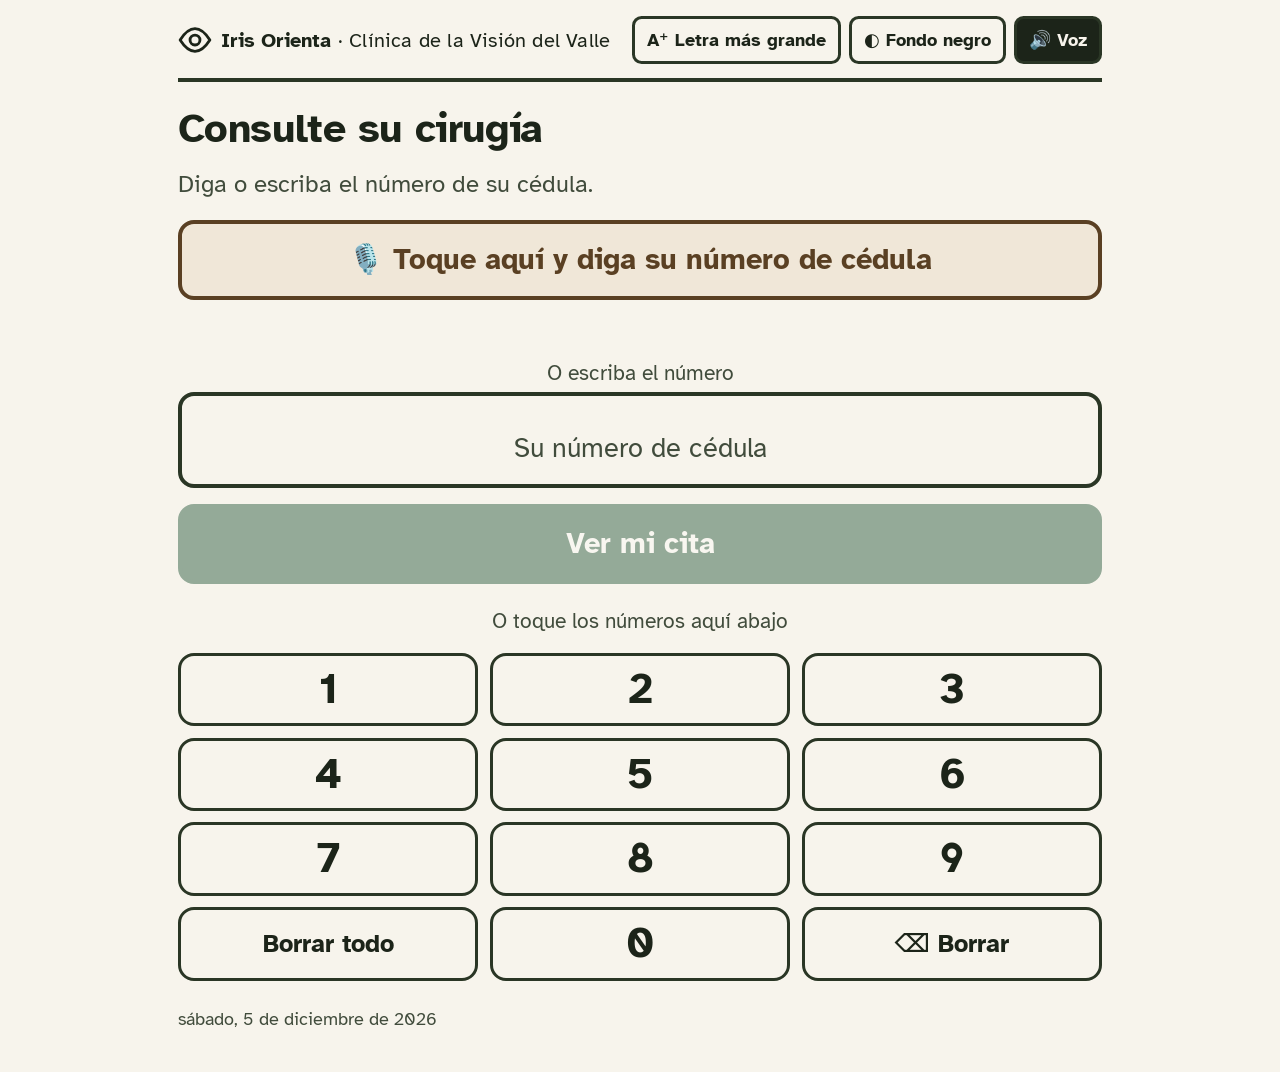
<file: public/index.html>
<!DOCTYPE html>
<html lang="es-CO">
<head>
<meta charset="utf-8">
<meta name="viewport" content="width=device-width, initial-scale=1, viewport-fit=cover">
<title>Iris Orienta — Clínica de la Visión del Valle</title>
<link rel="preconnect" href="https://fonts.googleapis.com">
<link rel="preconnect" href="https://fonts.gstatic.com" crossorigin>
<link href="https://fonts.googleapis.com/css2?family=Atkinson+Hyperlegible:wght@400;700&display=swap" rel="stylesheet">
<link rel="stylesheet" href="css/estilo.css">
</head>
<body>
<div class="envoltura">

  <header class="barra">
    <div class="marca">
      <svg width="34" height="34" viewBox="0 0 48 48" aria-hidden="true" fill="none" stroke="currentColor" stroke-width="4" stroke-linecap="round" stroke-linejoin="round">
        <path d="M3 24c7-11 14-16 21-16s14 5 21 16c-7 11-14 16-21 16S10 35 3 24Z"/>
        <circle cx="24" cy="24" r="7"/>
      </svg>
      <span>Iris Orienta <span style="font-weight:400">· Clínica de la Visión del Valle</span></span>
    </div>
    <div class="ajustes">
      <button class="ajuste" id="btnTexto" type="button"><span aria-hidden="true">A⁺</span> Letra más grande</button>
      <button class="ajuste" id="btnContraste" type="button" aria-pressed="false"><span aria-hidden="true">◐</span> Fondo negro</button>
      <button class="ajuste" id="btnVoz" type="button" aria-pressed="true"><span aria-hidden="true">🔊</span> Voz</button>
    </div>
  </header>

  <!-- ============ PANTALLA 1: CÉDULA ============ -->
  <main class="pantalla activa" id="pantallaInicio">
    <h1>Consulte su cirugía</h1>
    <p class="subtitulo">Diga o escriba el número de su cédula.</p>

    <button class="boton-voz" id="btnHablar" type="button">
      <span class="punto" aria-hidden="true"></span>
      <span id="textoHablar">🎙️ Toque aquí y diga su número de cédula</span>
    </button>
    <p class="aviso-voz" id="avisoVoz"></p>

    <p class="separador-voz">O escriba el número</p>
    <input class="visor" id="visor" type="tel" inputmode="numeric" pattern="[0-9]*" autocomplete="off" enterkeyhint="done" maxlength="12" placeholder="Su número de cédula" aria-label="Escriba aquí su número de cédula, con el teclado del teléfono o con los botones de abajo">

    <button class="boton-principal" id="btnConsultar" type="button" disabled>Ver mi cita</button>

    <p class="separador-teclado">O toque los números aquí abajo</p>
    <div class="teclado" id="teclado" role="group" aria-label="Teclado numérico">
      <button class="tecla" type="button" data-d="1">1</button>
      <button class="tecla" type="button" data-d="2">2</button>
      <button class="tecla" type="button" data-d="3">3</button>
      <button class="tecla" type="button" data-d="4">4</button>
      <button class="tecla" type="button" data-d="5">5</button>
      <button class="tecla" type="button" data-d="6">6</button>
      <button class="tecla" type="button" data-d="7">7</button>
      <button class="tecla" type="button" data-d="8">8</button>
      <button class="tecla" type="button" data-d="9">9</button>
      <button class="tecla borrar" type="button" id="btnBorrarTodo">Borrar todo</button>
      <button class="tecla" type="button" data-d="0">0</button>
      <button class="tecla borrar" type="button" id="btnBorrar" aria-label="Borrar el último número">⌫ Borrar</button>
    </div>
  </main>

  <!-- ============ PANTALLA: CARGANDO ============ -->
  <main class="pantalla" id="pantallaCargando">
    <p class="cargando">Buscando su cirugía…</p>
  </main>

  <!-- ============ PANTALLA 2: RESULTADO ============ -->
  <main class="pantalla" id="pantallaCita" aria-live="assertive">
    <p class="saludo" id="saludo"></p>
    <div class="hora-bloque">
      <p class="hora-etiqueta">Su cirugía es el</p>
      <p class="hora-llegada" id="fechaCx"></p>
      <p class="hora-etiqueta">a las</p>
      <p class="hora" id="hora"></p>
    </div>
    <div id="datos"></div>
    <div class="acciones">
      <button class="boton-secundario" id="btnRepetir" type="button">🔊 Escuchar otra vez</button>
      <button class="boton-secundario" id="btnTerminar" type="button">Listo, gracias</button>
    </div>
    <p class="aviso-cierre" id="avisoCierre"></p>
  </main>

  <!-- ============ PANTALLA 3: NO ENCONTRADO ============ -->
  <main class="pantalla" id="pantallaNoEncontrado" aria-live="assertive">
    <h1>No encontramos una cirugía con ese número</h1>
    <div class="mensaje-grande">
      <p id="docNoEncontrado"></p>
      <p>Revise el número y vuelva a intentarlo, o acérquese al mostrador de admisiones.</p>
    </div>
    <div class="acciones">
      <button class="boton-secundario" id="btnReintentar" type="button">Escribir otro número</button>
      <button class="boton-secundario" id="btnEscucharError" type="button">🔊 Escuchar otra vez</button>
    </div>
    <p class="aviso-cierre" id="avisoCierre2"></p>
  </main>

  <!-- ============ PANTALLA 4: SIN CONEXIÓN ============ -->
  <main class="pantalla" id="pantallaError" aria-live="assertive">
    <h1>No pudimos conectarnos</h1>
    <div class="mensaje-conexion">
      <p>En este momento no podemos consultar el sistema de citas.</p>
      <p>Por favor acérquese al mostrador de admisiones — allí lo pueden atender directamente.</p>
    </div>
    <div class="acciones">
      <button class="boton-secundario" id="btnReintentarError" type="button">Intentar de nuevo</button>
    </div>
  </main>

  <footer class="pie">
    <span id="fechaHoy"></span>
  </footer>
</div>

<script type="module" src="js/app.js"></script>
</body>
</html>
</file>
<file: public/css/estilo.css>
:root{
  --papel:#f7f4ec;        /* papel cálido, sin brillo de blanco puro */
  --tinta:#1c2419;        /* verde muy oscuro, casi negro */
  --tinta-suave:#414c3c;  /* verde grisáceo para textos de apoyo */
  --acento:#1e5134;       /* verde bosque: acción principal y turno */
  --acento-suave:#e3ede1;
  --tierra:#5a4023;       /* marrón tierra: aún hay tiempo */
  --tierra-suave:#f0e7d8;
  --alerta:#7d3312;       /* terracota oscuro: la hora ya pasó */
  --alerta-suave:#f7e4d9;
  --linea:#2a3625;
  --foco:#a14a07;
  --escala:1;
  box-sizing:border-box;
  padding-top:env(safe-area-inset-top, 0px);
  padding-bottom:env(safe-area-inset-bottom, 0px);
  color-scheme:light;
}
:root[data-contraste="alto"]{
  --papel:#000000;
  --tinta:#ffe000;
  --tinta-suave:#ffe000;
  --acento:#ffe000;
  --acento-suave:#000000;
  --tierra:#ffe000;
  --tierra-suave:#000000;
  --alerta:#fdba74;
  --alerta-suave:#000000;
  --linea:#ffe000;
  --foco:#ffffff;
  color-scheme:dark;
}
*,*::before,*::after{box-sizing:inherit}
html{height:100%}
body{min-height:100%}
button,input,textarea{
  -webkit-appearance:none;
  appearance:none;
  touch-action:manipulation;
  -webkit-tap-highlight-color:transparent;
}
body{
  margin:0;
  background:var(--papel);
  color:var(--tinta);
  font-family:"Atkinson Hyperlegible","Verdana","Tahoma","Segoe UI",system-ui,sans-serif;
  font-size:calc(21px * var(--escala));
  line-height:1.45;
  -webkit-text-size-adjust:100%;
  overflow-x:hidden;
}
@media (min-width:900px){ body{ font-size:calc(25px * var(--escala)); } }

.envoltura{
  min-height:100%;
  max-width:60rem;
  margin:0 auto;
  padding:1rem 1.1rem 2.5rem;
  display:flex;
  flex-direction:column;
}

/* ---------- barra de accesibilidad ---------- */
.barra{
  display:flex;
  flex-wrap:wrap;
  gap:.6rem;
  align-items:center;
  justify-content:space-between;
  border-bottom:4px solid var(--linea);
  padding-bottom:.9rem;
}
.marca{display:flex;align-items:center;gap:.6rem;font-weight:700;font-size:.8em;letter-spacing:.01em}
.marca svg{flex:none}
.ajustes{display:flex;gap:.5rem;flex-wrap:wrap}
.ajuste{
  font:inherit;
  font-size:.72em;
  font-weight:700;
  color:var(--tinta);
  background:var(--papel);
  border:3px solid var(--linea);
  border-radius:.6rem;
  padding:.45rem .75rem;
  min-height:3rem;
  display:inline-flex;
  align-items:center;
  gap:.4rem;
  cursor:pointer;
}
.ajuste[aria-pressed="true"]{background:var(--tinta);color:var(--papel)}
:root[data-contraste="alto"] .ajuste[aria-pressed="true"]{background:var(--tinta);color:#000}

/* ---------- foco visible ---------- */
:where(button,input,textarea,[tabindex]):focus-visible{
  outline:6px solid var(--foco);
  outline-offset:3px;
}

/* ---------- pantallas ---------- */
.pantalla{display:none;flex:1;padding-top:1.4rem}
.pantalla.activa{display:block}

h1{
  font-size:1.65em;
  line-height:1.15;
  margin:0 0 .35em;
  letter-spacing:-.01em;
}
.subtitulo{font-size:.95em;color:var(--tinta-suave);margin:0 0 1.2rem;max-width:34ch}

/* ---------- cédula ---------- */
.visor{
  display:block;
  width:100%;
  border:4px solid var(--linea);
  border-radius:1rem;
  padding:.7rem 1rem;
  min-height:5.2rem;
  text-align:center;
  font-family:inherit;
  font-size:2.1em;
  font-weight:700;
  letter-spacing:.06em;
  word-break:break-all;
  background:var(--papel);
  color:var(--tinta);
}
.visor::placeholder{color:var(--tinta-suave);font-weight:400;font-size:.52em;letter-spacing:0;opacity:1}

.teclado{
  display:grid;
  grid-template-columns:repeat(3,1fr);
  gap:.7rem;
  margin-top:1rem;
}
.tecla{
  font:inherit;
  font-size:1.7em;
  font-weight:700;
  min-height:4.6rem;
  border:3px solid var(--linea);
  border-radius:1rem;
  background:var(--papel);
  color:var(--tinta);
  cursor:pointer;
}
.tecla:active{background:var(--tinta);color:var(--papel)}
.tecla.borrar{font-size:1em;line-height:1.2}

.boton-principal{
  font:inherit;
  font-weight:700;
  font-size:1.15em;
  width:100%;
  margin-top:1rem;
  min-height:5rem;
  border:4px solid var(--acento);
  border-radius:1rem;
  background:var(--acento);
  color:#fbfaf6;
  cursor:pointer;
}
:root[data-contraste="alto"] .boton-principal{background:var(--tinta);color:#000}
.boton-principal[disabled]{opacity:.45;cursor:not-allowed}

.separador-teclado{
  margin:1.4rem 0 .6rem;
  font-size:.85em;
  color:var(--tinta-suave);
  text-align:center;
}
.boton-secundario{
  font:inherit;
  font-weight:700;
  font-size:1em;
  min-height:4.4rem;
  padding:0 1.2rem;
  border:4px solid var(--linea);
  border-radius:1rem;
  background:var(--papel);
  color:var(--tinta);
  cursor:pointer;
  flex:1 1 14rem;
}

/* ---------- resultado ---------- */
.saludo{font-size:1.25em;font-weight:700;margin:0 0 .15em}
.saludo span{display:block;font-size:1.3em;font-weight:700;letter-spacing:.04em;color:var(--tinta)}

.estado{
  margin:1rem 0;
  border:4px solid var(--acento);
  background:var(--acento-suave);
  color:var(--acento);
  border-radius:1rem;
  padding:.9rem 1.1rem;
  font-weight:700;
  font-size:1.05em;
  display:flex;
  gap:.7rem;
  align-items:center;
}
.estado.espera{border-color:var(--tierra);background:var(--tierra-suave);color:var(--tierra)}
.estado.tarde{border-color:var(--alerta);background:var(--alerta-suave);color:var(--alerta)}
.estado svg{flex:none}

.hora-bloque{
  border:5px solid var(--linea);
  border-radius:1.2rem;
  padding:1.1rem 1rem 1.3rem;
  text-align:center;
  background:var(--acento-suave);
}
.hora-etiqueta{font-size:.9em;margin:0 0 .1em}
.hora{
  font-size:3.4em;
  font-weight:700;
  line-height:1;
  letter-spacing:-.02em;
  margin:0;
  font-variant-numeric:tabular-nums;
}
.hora small{font-size:.35em;font-weight:700;letter-spacing:0}
.hora-llegada{margin:.6em 0 0;font-size:.85em;color:var(--tinta-suave)}

.dato{
  display:flex;
  gap:1rem;
  align-items:flex-start;
  border-bottom:3px solid var(--linea);
  padding:1.1rem .2rem;
}
.dato:last-of-type{border-bottom:none}
.dato .icono{flex:none;margin-top:.15em}
.dato .etiqueta{margin:0 0 .1em;font-size:.8em;color:var(--tinta-suave)}
.dato .valor{margin:0;font-size:1.25em;font-weight:700;line-height:1.25}
.dato .extra{margin:.25em 0 0;font-size:.85em;color:var(--tinta-suave)}

.recomendaciones{
  margin:1.2rem 0 0;
  border:4px solid var(--linea);
  border-radius:1rem;
  padding:1rem 1.1rem;
}
.recomendaciones h2{font-size:1em;margin:0 0 .6em}
.recomendaciones ul{margin:0;padding-left:1.3em}
.recomendaciones li{margin:.5em 0;font-size:1em}

.acciones{display:flex;flex-wrap:wrap;gap:.8rem;margin-top:1.4rem}

.aviso-cierre{
  margin-top:1.2rem;
  font-size:.8em;
  color:var(--tinta-suave);
  text-align:center;
  min-height:1.6em;
}

/* ---------- no encontrado ---------- */
.mensaje-grande{
  border:5px solid var(--alerta);
  background:var(--alerta-suave);
  color:var(--alerta);
  border-radius:1.2rem;
  padding:1.4rem;
  font-size:1.15em;
  font-weight:700;
}
.mensaje-grande p{margin:.5em 0}

/* ---------- pie / personal ---------- */
.pie{
  margin-top:auto;
  padding-top:1.6rem;
  display:flex;
  justify-content:space-between;
  align-items:center;
  gap:1rem;
  flex-wrap:wrap;
  font-size:.72em;
  color:var(--tinta-suave);
}
.enlace-personal{
  font:inherit;
  font-size:1em;
  background:none;
  border:2px solid var(--linea);
  border-radius:.5rem;
  color:var(--tinta-suave);
  padding:.5rem .8rem;
  min-height:2.8rem;
  cursor:pointer;
}

/* ---------- panel del personal ---------- */
.panel{border:4px solid var(--linea);border-radius:1rem;padding:1.1rem;margin-top:1rem}
.panel h2{margin:0 0 .5em;font-size:1.1em}
.panel label{display:block;font-size:.85em;font-weight:700;margin:1rem 0 .4rem}
.panel input,.panel textarea{
  font:inherit;
  font-size:.9em;
  width:100%;
  border:3px solid var(--linea);
  border-radius:.6rem;
  padding:.7rem;
  background:var(--papel);
  color:var(--tinta);
}
.panel textarea{min-height:11rem;font-family:ui-monospace,"Courier New",monospace;line-height:1.5}
.panel .formato{font-size:.78em;color:var(--tinta-suave);background:var(--tierra-suave);border-radius:.6rem;padding:.7rem .9rem;word-break:break-word}
:root[data-contraste="alto"] .panel .formato{border:2px solid var(--linea)}
.panel-aviso{margin-top:.9rem;font-size:.85em;font-weight:700;min-height:1.5em}

/* ---------- voz ---------- */
.boton-voz{
  font:inherit;
  font-weight:700;
  font-size:1.15em;
  width:100%;
  margin-top:1rem;
  min-height:5rem;
  border:4px solid var(--tierra);
  border-radius:1rem;
  background:var(--tierra-suave);
  color:var(--tierra);
  cursor:pointer;
  display:flex;
  align-items:center;
  justify-content:center;
  gap:.6rem;
}
.boton-voz[data-escuchando="true"]{
  background:var(--tierra);
  color:#fbfaf6;
}
.boton-voz .punto{
  width:.7em;height:.7em;border-radius:50%;background:currentColor;
  display:none;
}
.boton-voz[data-escuchando="true"] .punto{
  display:inline-block;
  animation:pulso 1s ease-in-out infinite;
}
@keyframes pulso{0%,100%{opacity:.35}50%{opacity:1}}
.separador-voz{
  margin:1rem 0 .2rem;
  font-size:.85em;
  color:var(--tinta-suave);
  text-align:center;
}
.aviso-voz{
  min-height:1.6em;
  margin:.5rem 0 0;
  font-size:.85em;
  text-align:center;
  color:var(--tinta-suave);
}
.aviso-voz[data-tipo="error"]{color:var(--alerta);font-weight:700}

/* ---------- conexión ---------- */
.mensaje-conexion{
  border:5px solid var(--alerta);
  background:var(--alerta-suave);
  color:var(--alerta);
  border-radius:1.2rem;
  padding:1.4rem;
  font-size:1.1em;
  font-weight:700;
}
.mensaje-conexion p{margin:.5em 0}
.cargando{
  text-align:center;
  font-size:1.1em;
  color:var(--tinta-suave);
  padding:2rem 0;
}

@media (prefers-reduced-motion:no-preference){
  .pantalla.activa{animation:entrar .18s ease-out}
  @keyframes entrar{from{opacity:.4}to{opacity:1}}
}
</file>
